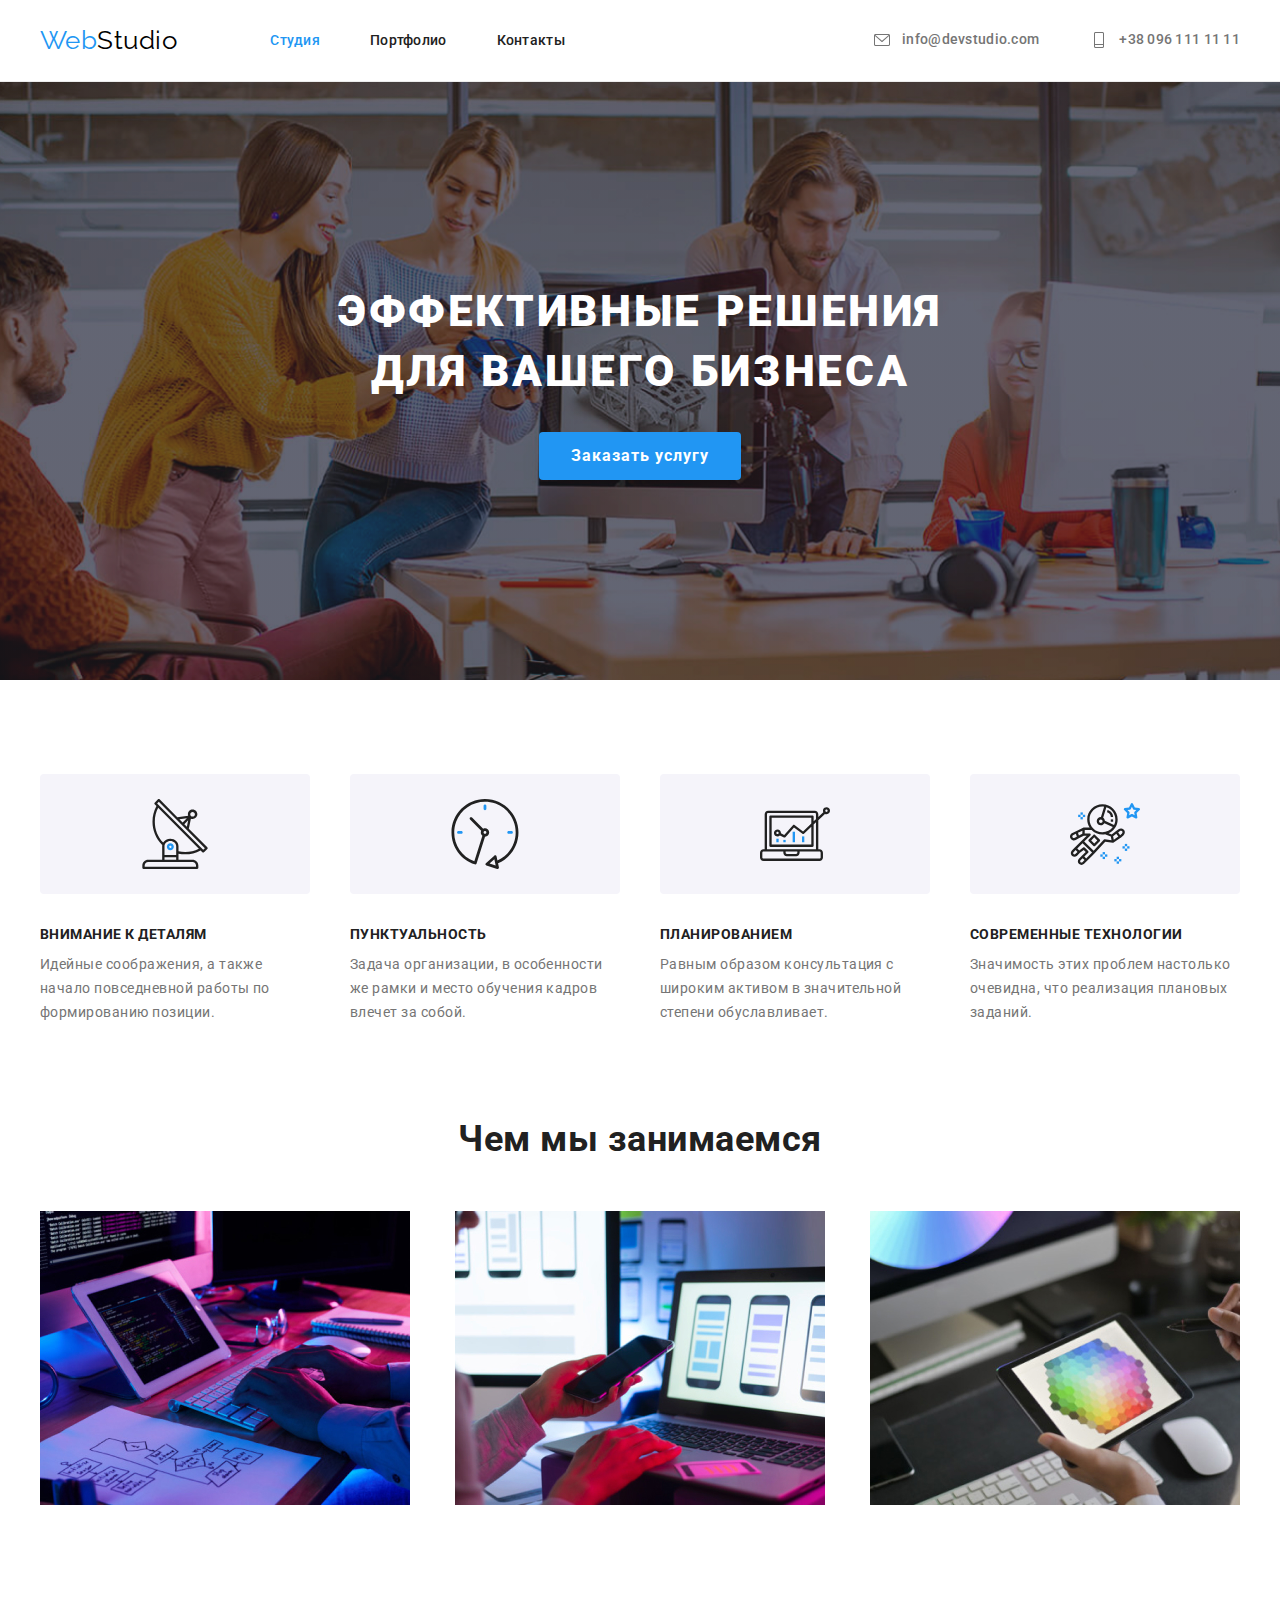
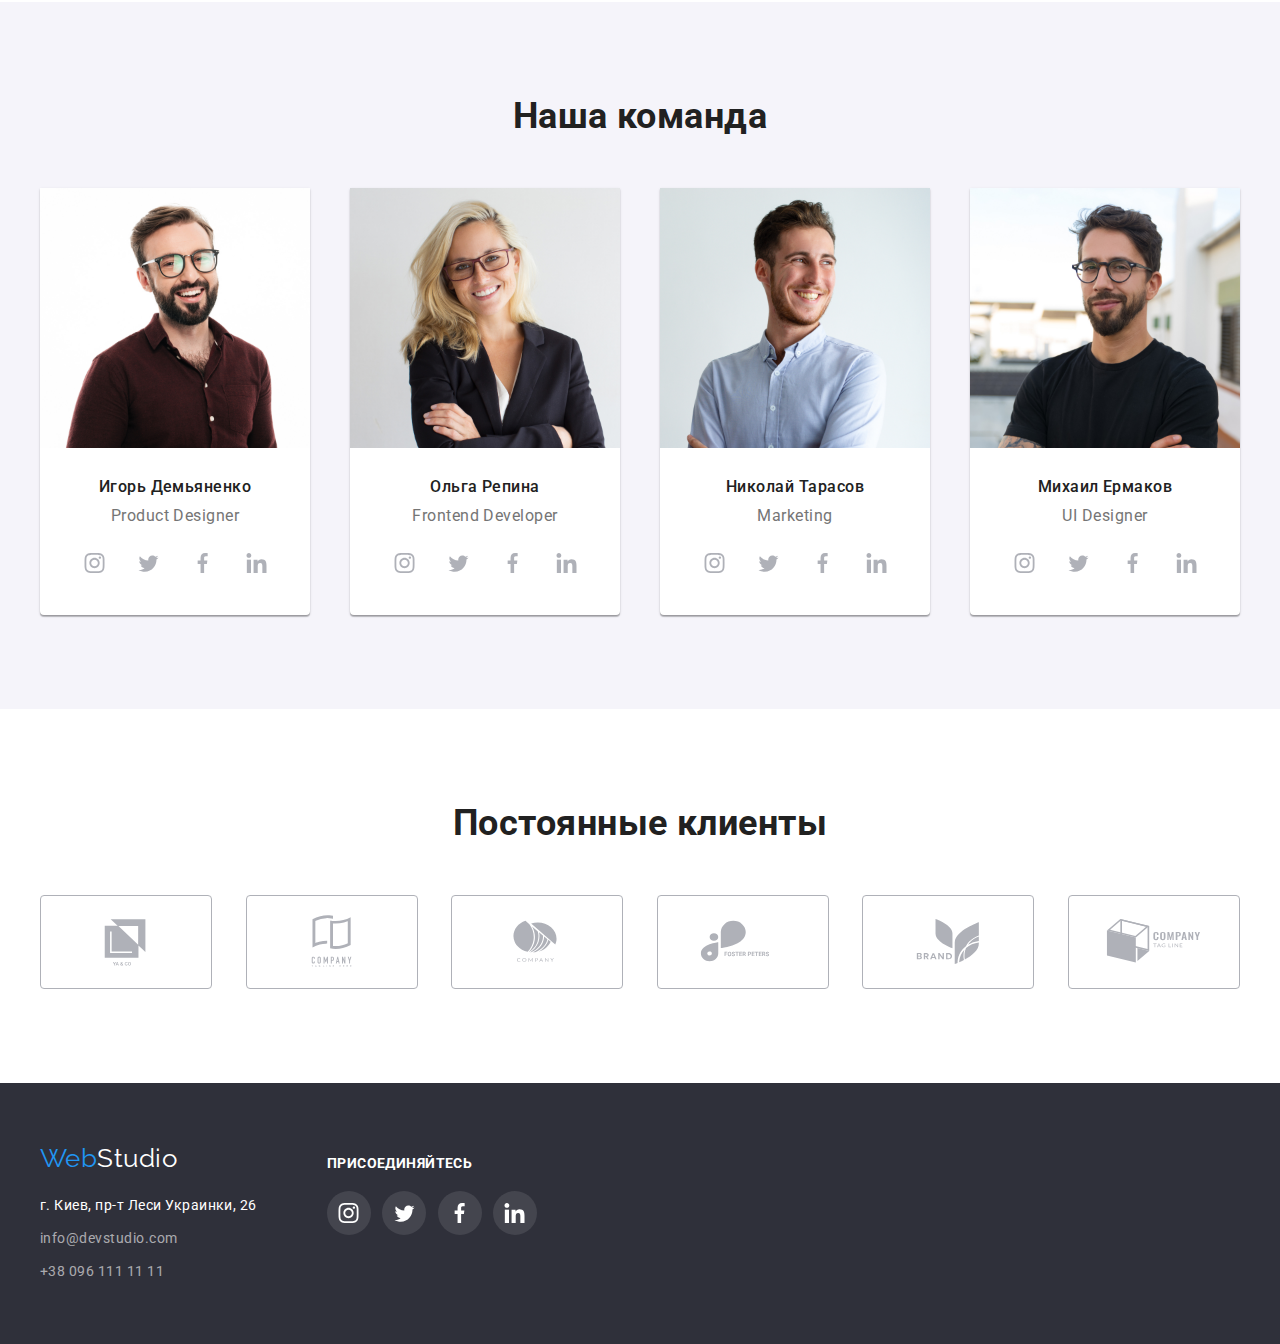
<file: index.html>
<!DOCTYPE html>
<html lang="ru">
  <head>
    <meta charset="UTF-8" />
    <meta http-equiv="X-UA-Compatible" content="IE=edge" />
    <meta name="viewport" content="width=device-width, initial-scale=1.0" />
    <title>Document</title>
    <link rel="stylesheet" href="./css/reset.css" />
    <link rel="stylesheet" href="./css/styles.css" />
    <link rel="preconnect" href="https://fonts.googleapis.com" />
    <link rel="preconnect" href="https://fonts.gstatic.com" crossorigin />
    <link
      href="https://fonts.googleapis.com/css2?family=Raleway:wght@700&family=Roboto:wght@400;500;700;900&display=swap"
      rel="stylesheet"
    />
  </head>
  <body>
    <!-- Шапка -->

    <header class="header">
      <div class="container">
        <nav class="header-nav">
          <a href="./index.html" class="header-logo logo">
            Web<span class="accent-header">Studio</span></a
          >
          <ul class="site-nav">
            <li class="site-nav-link">
              <a href="./index.html" class="header-link link current">Студия</a>
            </li>
            <li class="site-nav-link">
              <a href="./portfolio.html" class="header-link link">Портфолио</a>
            </li>
            <li class="site-nav-link"><a href="" class="header-link link">Контакты</a></li>
          </ul>
        </nav>
        <ul class="socials-list">
          <li class="socials-list-item">
            <a href="mailto:info@devstudio.com" class="socials"
              ><svg class="decor-icon-header">
                <use href="./images/svg/mail-tel.svg#icon-mail"></use>
              </svg>
              info@devstudio.com</a
            >
          </li>
          <li class="socials-list-item no-margin">
            <a href="tel:+38-096-111-11-11" class="socials">
              <svg class="decor-icon-header">
                <use href="./images/svg/mail-tel.svg#icon-tel"></use>
              </svg>
              +38 096 111 11 11</a
            >
          </li>
        </ul>
      </div>
    </header>

    <!-- Герой -->
    <main>
      <section class="hero">
        <div class="container">
          <h1 class="hero-title">Эффективные решения для вашего бизнеса</h1>
          <button type="button" class="hero-button">Заказать услугу</button>
        </div>
      </section>

      <!-- Преимущества -->

      <section class="feature-section">
        <div class="container">
          <!-- Заголовок будет скрыт -->
          <h2 class="feature-hidden">Наши преимущества</h2>
          <ul class="feature-list">
            <li class="feauture-list-item">
              <svg class="decor-image-feauture">
                <use href="images/svg/benefits.svg#icon-antenna"></use>
              </svg>
              <h3 class="feature-title">Внимание к деталям</h3>
              <p class="feature-text">
                Идейные соображения, а также начало повседневной работы по формированию позиции.
              </p>
            </li>

            <li class="feauture-list-item">
              <svg class="decor-image-feauture">
                <use href="images/svg/benefits.svg#icon-clock"></use>
              </svg>
              <h3 class="feature-title">Пунктуальность</h3>
              <p class="feature-text">
                Задача организации, в особенности же рамки и место обучения кадров влечет за собой.
              </p>
            </li>

            <li class="feauture-list-item">
              <svg class="decor-image-feauture">
                <use href="images/svg/benefits.svg#icon-diagram"></use>
              </svg>
              <h3 class="feature-title">Планированием</h3>
              <p class="feature-text">
                Равным образом консультация с широким активом в значительной степени обуславливает.
              </p>
            </li>

            <li class="feauture-list-item">
              <svg class="decor-image-feauture">
                <use href="images/svg/benefits.svg#icon-astronaut"></use>
              </svg>
              <h3 class="feature-title">Современные технологии</h3>
              <p class="feature-text">
                Значимость этих проблем настолько очевидна, что реализация плановых заданий.
              </p>
            </li>
          </ul>
        </div>
      </section>

      <!-- Чем мы занимаемся -->

      <section class="busines-section">
        <div class="container">
          <h2 class="busines-title section-title">Чем мы занимаемся</h2>
          <ul class="busines-list">
            <li class="busines-item">
              <img
                src="./images/box1.jpg"
                alt="Человек набирает на клавиатуре код для веб странички"
                width="370"
                height="294"
              />
            </li>
            <li class="busines-item">
              <img
                src="./images/box2.jpg"
                alt="Человек адаптирует веб страничку для телефона"
                width="370"
                height="294"
              />
            </li>
            <li class="busines-item">
              <img
                src="./images/box3.jpg"
                alt="Человек с планшетом выбирает на нём цвет на плитре"
                width="370"
                height="294"
              />
            </li>
          </ul>
        </div>
      </section>

      <!-- Наша команда -->

      <section class="team-section">
        <div class="container">
          <h2 class="team-title section-title">Наша команда</h2>
          <ul class="team-list">
            <li class="team-item">
              <img
                class="team-img"
                src="./images/img-1.jpg"
                alt="Портрет Игоря Демьяненко"
                width="270"
                height="260"
              />
              <div class="team-text-box">
                <h3 class="team-names">Игорь Демьяненко</h3>
                <p class="team-text">Product Designer</p>
                <ul class="decor-team-list">
                  <li class="decor-team-item">
                    <a class="team-link-icon" href="#">
                      <svg class="decor-socials-team">
                        <use href="images/svg/socials.svg#icon-instagram"></use>
                      </svg>
                    </a>
                  </li>
                  <li class="decor-team-item">
                    <a class="team-link-icon" href="#">
                      <svg class="decor-socials-team">
                        <use href="images/svg/socials.svg#icon-twitter"></use>
                      </svg>
                    </a>
                  </li>
                  <li class="decor-team-item">
                    <a class="team-link-icon" href="#">
                      <svg class="decor-socials-team">
                        <use href="images/svg/socials.svg#icon-facebook"></use>
                      </svg>
                    </a>
                  </li>
                  <li class="decor-team-item">
                    <a class="team-link-icon" href="#">
                      <svg class="decor-socials-team">
                        <use href="images/svg/socials.svg#icon-linkedin"></use>
                      </svg>
                    </a>
                  </li>
                </ul>
              </div>
            </li>
            <li class="team-item">
              <img
                class="team-img"
                src="./images/img-2.jpg"
                alt="Портрет Ольги Репиной"
                width="270"
                height="260"
              />
              <div class="team-text-box">
                <h3 class="team-names">Ольга Репина</h3>
                <p class="team-text">Frontend Developer</p>
                <ul class="decor-team-list">
                  <li class="decor-team-item">
                    <a class="team-link-icon" href="#">
                      <svg class="decor-socials-team">
                        <use href="images/svg/socials.svg#icon-instagram"></use>
                      </svg>
                    </a>
                  </li>
                  <li class="decor-team-item">
                    <a class="team-link-icon" href="#">
                      <svg class="decor-socials-team">
                        <use href="images/svg/socials.svg#icon-twitter"></use>
                      </svg>
                    </a>
                  </li>
                  <li class="decor-team-item">
                    <a class="team-link-icon" href="#">
                      <svg class="decor-socials-team">
                        <use href="images/svg/socials.svg#icon-facebook"></use>
                      </svg>
                    </a>
                  </li>
                  <li class="decor-team-item">
                    <a class="team-link-icon" href="#">
                      <svg class="decor-socials-team">
                        <use href="images/svg/socials.svg#icon-linkedin"></use>
                      </svg>
                    </a>
                  </li>
                </ul>
              </div>
            </li>
            <li class="team-item">
              <img
                class="team-img"
                src="./images/img-3.jpg"
                alt="Портрет Николая Тарасова"
                width="270"
                height="260"
              />
              <div class="team-text-box">
                <h3 class="team-names">Николай Тарасов</h3>
                <p class="team-text">Marketing</p>
                <ul class="decor-team-list">
                  <li class="decor-team-item">
                    <a class="team-link-icon" href="#">
                      <svg class="decor-socials-team">
                        <use href="images/svg/socials.svg#icon-instagram"></use>
                      </svg>
                    </a>
                  </li>
                  <li class="decor-team-item">
                    <a class="team-link-icon" href="#">
                      <svg class="decor-socials-team">
                        <use href="images/svg/socials.svg#icon-twitter"></use>
                      </svg>
                    </a>
                  </li>
                  <li class="decor-team-item">
                    <a class="team-link-icon" href="#">
                      <svg class="decor-socials-team">
                        <use href="images/svg/socials.svg#icon-facebook"></use>
                      </svg>
                    </a>
                  </li>
                  <li class="decor-team-item">
                    <a class="team-link-icon" href="#">
                      <svg class="decor-socials-team">
                        <use href="images/svg/socials.svg#icon-linkedin"></use>
                      </svg>
                    </a>
                  </li>
                </ul>
              </div>
            </li>
            <li class="team-item">
              <img
                class="team-img"
                src="./images/img-4.jpg"
                alt="Портрет Михаила Ермакова"
                width="270"
                height="260"
              />
              <div class="team-text-box">
                <h3 class="team-names">Михаил Ермаков</h3>
                <p class="team-text">UI Designer</p>
                <ul class="decor-team-list">
                  <li class="decor-team-item">
                    <a class="team-link-icon" href="#">
                      <svg class="decor-socials-team">
                        <use href="images/svg/socials.svg#icon-instagram"></use>
                      </svg>
                    </a>
                  </li>
                  <li class="decor-team-item">
                    <a class="team-link-icon" href="#">
                      <svg class="decor-socials-team">
                        <use href="images/svg/socials.svg#icon-twitter"></use>
                      </svg>
                    </a>
                  </li>
                  <li class="decor-team-item">
                    <a class="team-link-icon" href="#">
                      <svg class="decor-socials-team">
                        <use href="images/svg/socials.svg#icon-facebook"></use>
                      </svg>
                    </a>
                  </li>
                  <li class="decor-team-item">
                    <a class="team-link-icon" href="#">
                      <svg class="decor-socials-team">
                        <use href="images/svg/socials.svg#icon-linkedin"></use>
                      </svg>
                    </a>
                  </li>
                </ul>
              </div>
            </li>
          </ul>
        </div>
      </section>

      <!-- Постоянные клиенты -->

      <section class="regular-custumers-section">
        <div class="container">
          <h2 class="team-title section-title">Постоянные клиенты</h2>
          <ul class="regular-custumers-list">
            <li class="regular-custumers-item">
              <svg class="regular-custumers-icon">
                <use href="images/svg/logo-partner-sprite.svg#icon-logo"></use>
              </svg>
            </li>
            <li class="regular-custumers-item">
              <svg class="regular-custumers-icon">
                <use href="images/svg/logo-partner-sprite.svg#icon-logo-2"></use>
              </svg>
            </li>
            <li class="regular-custumers-item">
              <svg class="regular-custumers-icon">
                <use href="images/svg/logo-partner-sprite.svg#icon-logo-3"></use>
              </svg>
            </li>
            <li class="regular-custumers-item">
              <svg class="regular-custumers-icon">
                <use href="images/svg/logo-partner-sprite.svg#icon-logo-4"></use>
              </svg>
            </li>
            <li class="regular-custumers-item">
              <svg class="regular-custumers-icon">
                <use href="images/svg/logo-partner-sprite.svg#icon-logo-5"></use>
              </svg>
            </li>
            <li class="regular-custumers-item">
              <svg class="regular-custumers-icon">
                <use href="images/svg/logo-partner-sprite.svg#icon-logo-6"></use>
              </svg>
            </li>
          </ul>
        </div>
      </section>
    </main>
    <!-- Подвал -->

    <footer class="footer">
      <div class="container">
        <div class="footer-decor-box">
          <div class="first-footer-box">
            <a href="./index.html" class="logo logo-footer">
              Web<span class="accent-footer">Studio</span></a
            >
            <address>
              <ul class="footer-list">
                <li class="footer-list-item">
                  <a href="https://goo.gl/maps/qVXAVopkia2wuuTD7" class="address"
                    >г. Киев, пр-т Леси Украинки, 26
                  </a>
                </li>
                <li class="footer-list-item">
                  <a href="mailto:info@devstudio.com" class="footer-socials">info@devstudio.com</a>
                </li>
                <li>
                  <a href="tel:+38-096-111-11-11" class="footer-socials">+38 096 111 11 11</a>
                </li>
              </ul>
            </address>
          </div>
          <div class="footer-socials-box">
            <p class="footer-title">Присоединяйтесь</p>
            <ul class="footer-decor-list">
              <li class="footer-decor-item">
                <a class="footer-link-icon" href="#">
                  <svg class="footer-decor-socials">
                    <use href="images/svg/socials.svg#icon-instagram"></use>
                  </svg>
                </a>
              </li>
              <li class="footer-decor-item">
                <a class="footer-link-icon" href="#">
                  <svg class="footer-decor-socials">
                    <use href="images/svg/socials.svg#icon-twitter"></use>
                  </svg>
                </a>
              </li>
              <li class="footer-decor-item">
                <a class="footer-link-icon" href="#">
                  <svg class="footer-decor-socials">
                    <use href="images/svg/socials.svg#icon-facebook"></use>
                  </svg>
                </a>
              </li>
              <li class="footer-decor-item">
                <a class="footer-link-icon" href="#">
                  <svg class="footer-decor-socials">
                    <use href="images/svg/socials.svg#icon-linkedin"></use>
                  </svg>
                </a>
              </li>
            </ul>
          </div>
        </div>
      </div>
    </footer>
  </body>
</html>
</file>
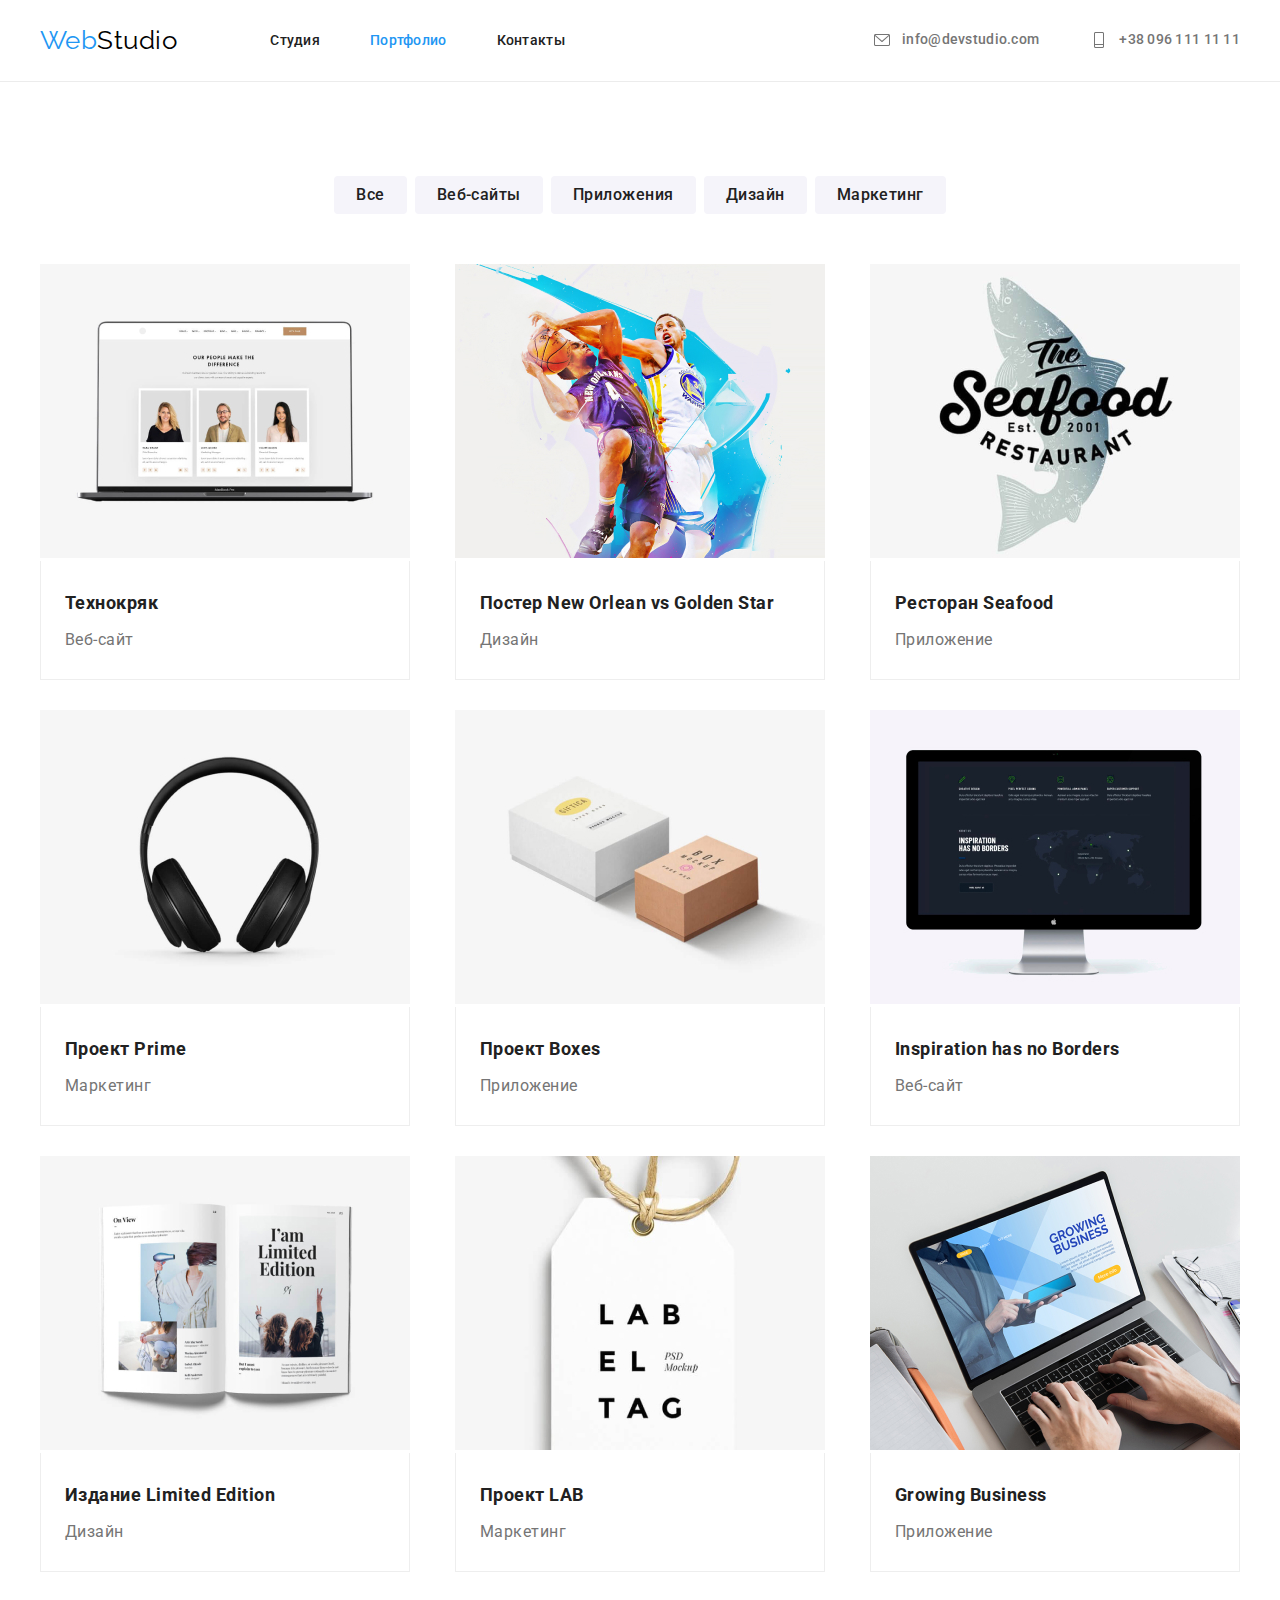
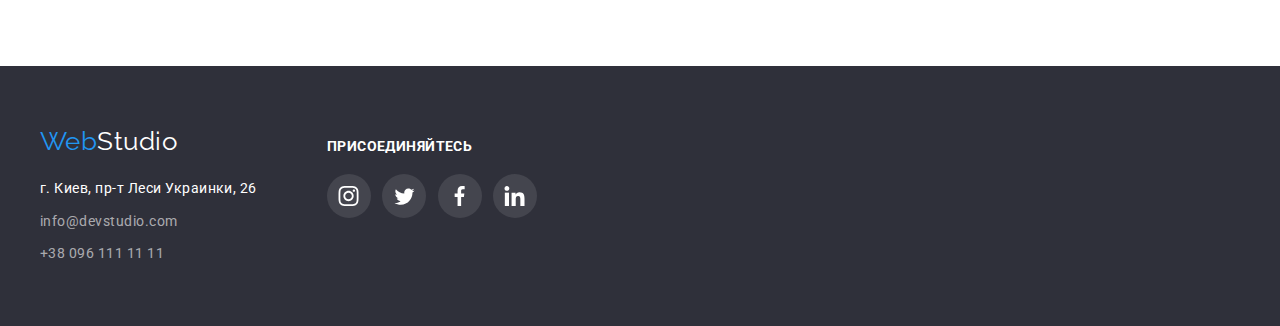
<file: portfolio.html>
<!DOCTYPE html>
<html lang="ru">
  <head>
    <meta charset="UTF-8" />
    <meta http-equiv="X-UA-Compatible" content="IE=edge" />
    <meta name="viewport" content="width=device-width, initial-scale=1.0" />
    <title>Document</title>
    <link rel="stylesheet" href="./css/reset.css" />
    <link rel="stylesheet" href="./css/styles.css" />
    <link rel="preconnect" href="https://fonts.googleapis.com" />
    <link rel="preconnect" href="https://fonts.gstatic.com" crossorigin />

    <link
      href="https://fonts.googleapis.com/css2?family=Raleway:wght@700&family=Roboto:wght@400;500;700;900&display=swap"
      rel="stylesheet"
    />
  </head>
  <body>
    <!-- Шапка -->

    <header class="header">
      <div class="container">
        <nav class="header-nav">
          <a href="./index.html" class="header-logo logo">
            Web<span class="accent-header">Studio</span></a
          >
          <ul class="site-nav">
            <li class="site-nav-link">
              <a href="./index.html" class="header-link link">Студия</a>
            </li>
            <li class="site-nav-link">
              <a href="./portfolio.html" class="header-link link current">Портфолио</a>
            </li>
            <li class="site-nav-link"><a href="" class="header-link link">Контакты</a></li>
          </ul>
        </nav>
        <ul class="socials-list">
          <li class="socials-list-item">
            <a href="mailto:info@devstudio.com" class="socials"
              ><svg class="decor-icon-header">
                <use href="./images/svg/mail-tel.svg#icon-mail"></use>
              </svg>
              info@devstudio.com</a
            >
          </li>
          <li class="socials-list-item no-margin">
            <a href="tel:+38-096-111-11-11" class="socials">
              <svg class="decor-icon-header">
                <use href="./images/svg/mail-tel.svg#icon-tel"></use>
              </svg>
              +38 096 111 11 11</a
            >
          </li>
        </ul>
      </div>
    </header>

    <!-- Портфолио -->

    <main>
      <section class="portfolio-section">
        <div class="container">
          <!-- Заголовок спрятан -->
          <h1 class="portfolio-hidden">Портфолио</h1>

          <!-- Фильтр -->
          <ul class="filter">
            <li class="filter-item"><button type="button" class="filter-button">Все</button></li>
            <li class="filter-item">
              <button type="button" class="filter-button">Веб-сайты</button>
            </li>
            <li class="filter-item">
              <button type="button" class="filter-button">Приложения</button>
            </li>
            <li class="filter-item"><button type="button" class="filter-button">Дизайн</button></li>
            <li class="filter-item">
              <button type="button" class="filter-button">Маркетинг</button>
            </li>
          </ul>

          <!-- Галерея -->

          <ul class="portfolio">
            <li class="portfolio-item">
              <img
                src="./images/Portfolio/img-1.jpg"
                alt="Открытый ноутбук"
                width="370"
                height="294"
              />
              <div class="portfolio-cards">
                <h2 class="portfolio-title">Технокряк</h2>
                <p class="portfolio-text">Веб-сайт</p>
              </div>
            </li>
            <li class="portfolio-item">
              <img
                src="./images/Portfolio/img-2.jpg"
                alt="Два баскетболиста в прыжке"
                width="370"
                height="294"
              />
              <div class="portfolio-cards">
                <h2 class="portfolio-title">Постер New Orlean vs Golden Star</h2>
                <p class="portfolio-text">Дизайн</p>
              </div>
            </li>
            <li class="portfolio-item">
              <img
                src="./images/Portfolio/img-3.jpg"
                alt="Логотип ресторана морской еды"
                width="370"
                height="294"
              />
              <div class="portfolio-cards">
                <h2 class="portfolio-title">Ресторан Seafood</h2>
                <p class="portfolio-text">Приложение</p>
              </div>
            </li>
            <li class="portfolio-item">
              <img
                src="./images/Portfolio/img-4.jpg"
                alt="Черные наушники"
                width="370"
                height="294"
              />
              <div class="portfolio-cards">
                <h2 class="portfolio-title">Проект Prime</h2>
                <p class="portfolio-text">Маркетинг</p>
              </div>
            </li>
            <li class="portfolio-item">
              <img
                src="./images/Portfolio/img-5.jpg"
                alt="Две картонные коробки"
                width="370"
                height="294"
              />
              <div class="portfolio-cards">
                <h2 class="portfolio-title">Проект Boxes</h2>
                <p class="portfolio-text">Приложение</p>
              </div>
            </li>
            <li class="portfolio-item">
              <img
                src="./images/Portfolio/img-6.jpg"
                alt="Монитор с открытым веб-сайтом"
                width="370"
                height="294"
              />
              <div class="portfolio-cards">
                <h2 class="portfolio-title">Inspiration has no Borders</h2>
                <p class="portfolio-text">Веб-сайт</p>
              </div>
            </li>
            <li class="portfolio-item">
              <img
                src="./images/Portfolio/img-7.jpg"
                alt="Открытая кнга"
                width="370"
                height="294"
              />
              <div class="portfolio-cards">
                <h2 class="portfolio-title">Издание Limited Edition</h2>
                <p class="portfolio-text">Дизайн</p>
              </div>
            </li>
            <li class="portfolio-item">
              <img
                src="./images/Portfolio/img-8.jpg"
                alt="Бирка на бичёвке"
                width="370"
                height="294"
              />
              <div class="portfolio-cards">
                <h2 class="portfolio-title">Проект LAB</h2>
                <p class="portfolio-text">Маркетинг</p>
              </div>
            </li>
            <li class="portfolio-item">
              <img
                src="./images/Portfolio/img-9.jpg"
                alt="Человек пользуеться приложением на ноутбуке"
                width="370"
                height="294"
              />
              <div class="portfolio-cards">
                <h2 class="portfolio-title">Growing Business</h2>
                <p class="portfolio-text">Приложение</p>
              </div>
            </li>
          </ul>
        </div>
      </section>
    </main>
    <!-- Подвал -->

    <footer class="footer">
      <div class="container">
        <div class="footer-decor-box">
          <div class="first-footer-box">
            <a href="./index.html" class="logo logo-footer">
              Web<span class="accent-footer">Studio</span></a
            >
            <address>
              <ul class="footer-list">
                <li class="footer-list-item">
                  <a href="https://goo.gl/maps/qVXAVopkia2wuuTD7" class="address"
                    >г. Киев, пр-т Леси Украинки, 26
                  </a>
                </li>
                <li class="footer-list-item">
                  <a href="mailto:info@devstudio.com" class="footer-socials">info@devstudio.com</a>
                </li>
                <li>
                  <a href="tel:+38-096-111-11-11" class="footer-socials">+38 096 111 11 11</a>
                </li>
              </ul>
            </address>
          </div>
          <div class="footer-socials-box">
            <p class="footer-title">Присоединяйтесь</p>
            <ul class="footer-decor-list">
              <li class="footer-decor-item">
                <a class="footer-link-icon" href="#">
                  <svg class="footer-decor-socials">
                    <use href="images/svg/socials.svg#icon-instagram"></use>
                  </svg>
                </a>
              </li>
              <li class="footer-decor-item">
                <a class="footer-link-icon" href="#">
                  <svg class="footer-decor-socials">
                    <use href="images/svg/socials.svg#icon-twitter"></use>
                  </svg>
                </a>
              </li>
              <li class="footer-decor-item">
                <a class="footer-link-icon" href="#">
                  <svg class="footer-decor-socials">
                    <use href="images/svg/socials.svg#icon-facebook"></use>
                  </svg>
                </a>
              </li>
              <li class="footer-decor-item">
                <a class="footer-link-icon" href="#">
                  <svg class="footer-decor-socials">
                    <use href="images/svg/socials.svg#icon-linkedin"></use>
                  </svg>
                </a>
              </li>
            </ul>
          </div>
        </div>
      </div>
    </footer>
  </body>
</html>
</file>
<file: css/styles.css>
:root {
  --primary-text-color: #757575;
  --title-text-color: #212121;
  --accent-color: #2196f3;
  --primary-bg-color: #ffffff;
}

/* #2196F3 */
/* #212121 */
/* #000000 */
/* #757575 */
/* #FFFFFF */

/* Глобальные значения */
body {
  background-color: var(--primary-bg-color);
  color: var(--primary-text-color);
  font-family: Roboto, -apple-system, BlinkMacSystemFont, avenir next, avenir, segoe ui,
    helvetica neue, helvetica, Ubuntu, roboto, noto, arial, sans-serif;
  letter-spacing: 0.03em;
}
.container {
  max-width: 1200px;
  margin: 0 auto;
}

/* Шапка */
.header {
  padding: 25px 0;
  border-bottom: 1px solid rgba(236, 236, 236, 1);
}
.header .container {
  display: flex;
  justify-content: space-between;
}
.header-nav,
.socials-list {
  display: flex;
  flex-direction: row;
  align-items: center;
}

.site-nav {
  display: flex;
}
.site-nav-link,
.socials-list-item {
  margin: 0 50px 0 0;
}
.no-margin {
  margin: 0;
}

.logo {
  color: var(--accent-color);
  font-family: Raleway, sans-serif;
  font-size: 26px;
  line-height: 1.19;
}
.header-logo {
  margin-right: 93px;
}
.accent-header {
  color: #000000;
}
.site-nav .link {
  color: var(--title-text-color);
  font-weight: 500;
  font-size: 14px;
  line-height: 1.14;
  letter-spacing: 0.02em;
  transition: 0.4s;
}
.site-nav .link:hover,
.site-nav .link:focus {
  color: var(--accent-color);
}
.site-nav .link.current {
  color: var(--accent-color);
}
.site-nav,
.socials-list {
  list-style: none;
}
.socials {
  color: var(--primary-text-color);
  font-weight: 500;
  font-size: 14px;
  line-height: 1.14;
  letter-spacing: 0.02em;
  display: flex;
  transition: 0.4s;
}
.socials:hover,
.socials:focus {
  color: var(--accent-color);
}

/* ___SVG___ */

.decor-icon-header {
  max-height: 16px;
  max-width: 20px;
  margin-right: 10px;
  fill: var(--primary-text-color);
  transition: 0.4s;
}

.socials:hover .decor-icon-header,
.socials:focus .decor-icon-header {
  fill: var(--accent-color);
}

/* Подвал */

.footer {
  background-color: #2f303a;
  padding: 60px 0;
}
.logo-footer {
  display: inline-block;
  margin-bottom: 20px;
}
.footer-list-item {
  padding-bottom: 9px;
}
.footer a {
  transition: 0.4s;
}

.footer a:hover,
.footer a:focus {
  color: var(--accent-color);
}
.accent-footer {
  color: var(--primary-bg-color);
}
.address {
  color: var(--primary-bg-color);
  font-style: normal;
  font-weight: 400;
  font-size: 14px;
  line-height: 1.71;
}
.footer-socials {
  color: rgb(255, 255, 255, 0.6);
  font-style: normal;
  font-weight: 400;
  font-size: 14px;
  line-height: 1.71;
}

.footer-title {
  font-family: 'Roboto' sans-serif;
  font-weight: 700;
  font-size: 14px;
  line-height: 16px;
  letter-spacing: 0.03em;
  text-transform: uppercase;
  color: #ffffff;
  margin-bottom: 20px;
  margin-top: 12px;
}

.first-footer-box {
  margin-right: 70px;
}

/* ___SVG___ */

.footer-socials-box {
  width: 220px;
  height: 80px;
}

.footer-link-icon {
  height: 44px;
  width: 44px;
  display: flex;
  justify-content: center;
  align-items: center;
}

.footer-decor-box {
  display: flex;
  justify-content: flex-start;
}

.footer-decor-list {
  display: flex;
  justify-content: space-between;
  align-items: center;
}

.footer-decor-item {
  margin-right: 10px;
  border-radius: 50%;
  background-color: rgba(255, 255, 255, 0.1);
  transition: 0.4s;
}

.footer-decor-item:hover {
  background-color: var(--accent-color);
}

.footer-decor-socials {
  height: 20px;
  width: 25px;
  fill: var(--primary-bg-color);
}

/* Стили для ТИТУЛЬНОЙ страницы */
/* Секции */

.section-title {
  color: var(--title-text-color);
  font-size: 36px;
  line-height: 1.16;
  text-align: center;
}

/* Герой */

.hero .container {
  display: flex;
  flex-direction: column;
  justify-content: center;
  align-items: center;
}
.hero {
  padding: 200px 0;
  background-color: #2f303a;
  background: linear-gradient(rgba(47, 48, 58, 0.4), rgba(47, 48, 58, 0.4)),
    url(../images/hero/img.jpg) center/cover no-repeat;
}

.hero-title {
  color: var(--primary-bg-color);

  font-size: 44px;
  line-height: 1.36;
  text-align: center;
  letter-spacing: 0.06em;
  text-transform: uppercase;
  font-weight: 900;

  margin-bottom: 30px;
  box-sizing: border-box;
  width: 696px;
}
.hero-button {
  padding: 0;
  border: none;
  font: inherit;
  color: inherit;
  background-color: transparent;

  font-family: Roboto;
  color: var(--primary-bg-color);
  background-color: var(--accent-color);
  font-weight: 700;
  font-size: 16px;
  line-height: 1.8;
  letter-spacing: 0.06em;
  cursor: pointer;
  padding: 10px 32px;
  box-shadow: 0px 4px 4px rgba(0, 0, 0, 0.15);
  border-radius: 4px;

  min-width: 200px;
}

/* Преимущества */
.feature-section {
  padding: 94px 0;
}
.feature-hidden {
  display: none;
}
.feature-title {
  color: var(--title-text-color);
  font-weight: 700;
  font-size: 14px;
  line-height: 1.14;
  text-transform: uppercase;

  margin-bottom: 10px;
}

.feature-list {
  display: flex;
  justify-content: space-between;
}

.feauture-list-item {
  max-width: 270px;
}

.feature-text {
  font-size: 14px;
  line-height: 1.71;
}

/* ___SVG___ */
.decor-image-feauture {
  display: inline-block;
  width: 70px;
  height: 70px;
  padding: 25px 100px;
  background-color: #f5f4fa;
  border-radius: 4px;
  margin-bottom: 30px;
}

/* Чем мы занимаемся */

.busines-section {
  padding-bottom: 94px;
}
.busines-list {
  display: flex;
  justify-content: space-between;
}

.busines-title {
  margin-bottom: 50px;
  font-weight: 700;
}

/* Наша команда */

.team-section {
  background-color: #f5f4fa;
  padding: 94px 0;
}
.team-list {
  display: flex;
  justify-content: space-between;
}
.team-title {
  margin-bottom: 50px;
  font-weight: 700;
}
.team-names {
  color: var(--title-text-color);
  font-weight: 500;
  font-size: 16px;
  line-height: 1.18;
  font-weight: 500;
  margin-bottom: 10px;
}

.team-item {
  background-color: var(--primary-bg-color);
  box-shadow: 0px 1px 3px rgba(0, 0, 0, 0.12), 0px 1px 1px rgba(0, 0, 0, 0.14),
    0px 2px 1px rgba(0, 0, 0, 0.2);
  border-radius: 0px 0px 4px 4px;
  display: flex;
  flex-direction: column;
  align-items: center;
  width: 270px;
}

.team-text {
  font-size: 16px;
  line-height: 1.18;
  margin-bottom: 16px;
}

.team-text-box {
  padding: 30px 32px;
  text-align: center;
}

/* ___SVG___ */
.decor-team-list {
  display: flex;
  justify-content: space-between;
  align-items: center;
}

.team-link-icon {
  height: 44px;
  width: 44px;
  display: flex;
  justify-content: center;
  align-items: center;
}

.decor-team-item {
  margin: 0 5px;
  border-radius: 50%;

  transition: 0.4s;
}

.decor-team-item:hover {
  background-color: var(--accent-color);
}
.decor-team-item:hover .decor-socials-team {
  fill: var(--primary-bg-color);
}
.decor-socials-team {
  height: 20px;
  width: 25px;
  fill: #afb1b8;
}

/* Постоянные клиенты */

.regular-custumers-section {
  padding: 94px 0;
}
.regular-custumers-list {
  display: flex;
  justify-content: space-between;
}
.regular-custumers-item {
  display: flex;
}
/* ___SVG___ */

.regular-custumers-icon {
  display: inline-block;
  width: 106px;
  height: 60px;
  fill: #afb1b8;
  padding: 16px 32px;
  border: 1px solid #afb1b8;
  border-radius: 4px;
  transition: 0.4s;
}

.regular-custumers-item:hover .regular-custumers-icon {
  border-color: var(--accent-color);
}

.regular-custumers-icon:hover {
  fill: var(--accent-color);
}

/* Стили для ПОРТФОЛИО */

.portfolio-hidden {
  display: none;
}

/* PORFOLIO */

.portfolio-section {
  padding: 94px 0;
}

/* фильтр */
.filter {
  display: flex;
  justify-content: center;
  margin-bottom: 20px;
}
.filter-item {
  margin: 0 4px;
}

.filter-button {
  font-family: Roboto;
  color: var(--title-text-color);
  background-color: #f5f4fa;
  font-style: normal;
  font-weight: 500;
  font-size: 16px;
  line-height: 1.62;
  cursor: pointer;
  transition: 0.4s;
}

.filter-button:hover,
.filter-button:focus {
  color: var(--primary-bg-color);
  background-color: var(--accent-color);
}

.filter-button {
  padding: 0;
  border: none;
  font: inherit;
  color: inherit;
  background-color: transparent;

  font-family: 'Roboto';
  font-style: normal;
  font-weight: 500;
  font-size: 16px;
  line-height: 26px;
  text-align: center;
  letter-spacing: 0.03em;

  color: var(--title-text-color);
  background-color: #f5f4fa;

  padding: 6px 22px;
  border-radius: 4px;
}

.filter-button:hover,
.filter-button:focus {
  background: var(--accent-color);

  box-shadow: 0px 3px 1px rgba(0, 0, 0, 0.1), 0px 1px 2px rgba(0, 0, 0, 0.08),
    0px 2px 2px rgba(0, 0, 0, 0.12);
}

/* галерея */

.portfolio {
  display: flex;
  justify-content: space-between;
  flex-wrap: wrap;
}
.portfolio-item {
  margin-top: 30px;
  transition: 0.4s;
}

.portfolio-item:hover {
  box-shadow: 0px 4px 4px rgba(0, 0, 0, 0.25);
}

.portfolio-cards {
  border-right: 1px solid rgba(238, 238, 238, 1);
  border-bottom: 1px solid rgba(238, 238, 238, 1);
  border-left: 1px solid rgba(238, 238, 238, 1);
  padding: 24px;
}
.portfolio-title {
  color: var(--title-text-color);
  font-size: 18px;
  line-height: 2;
  margin-bottom: 4px;
  font-weight: 700;
}

.portfolio-text {
  color: var(--primary-text-color);
  font-size: 16px;
  line-height: 1.87;
}
</file>
